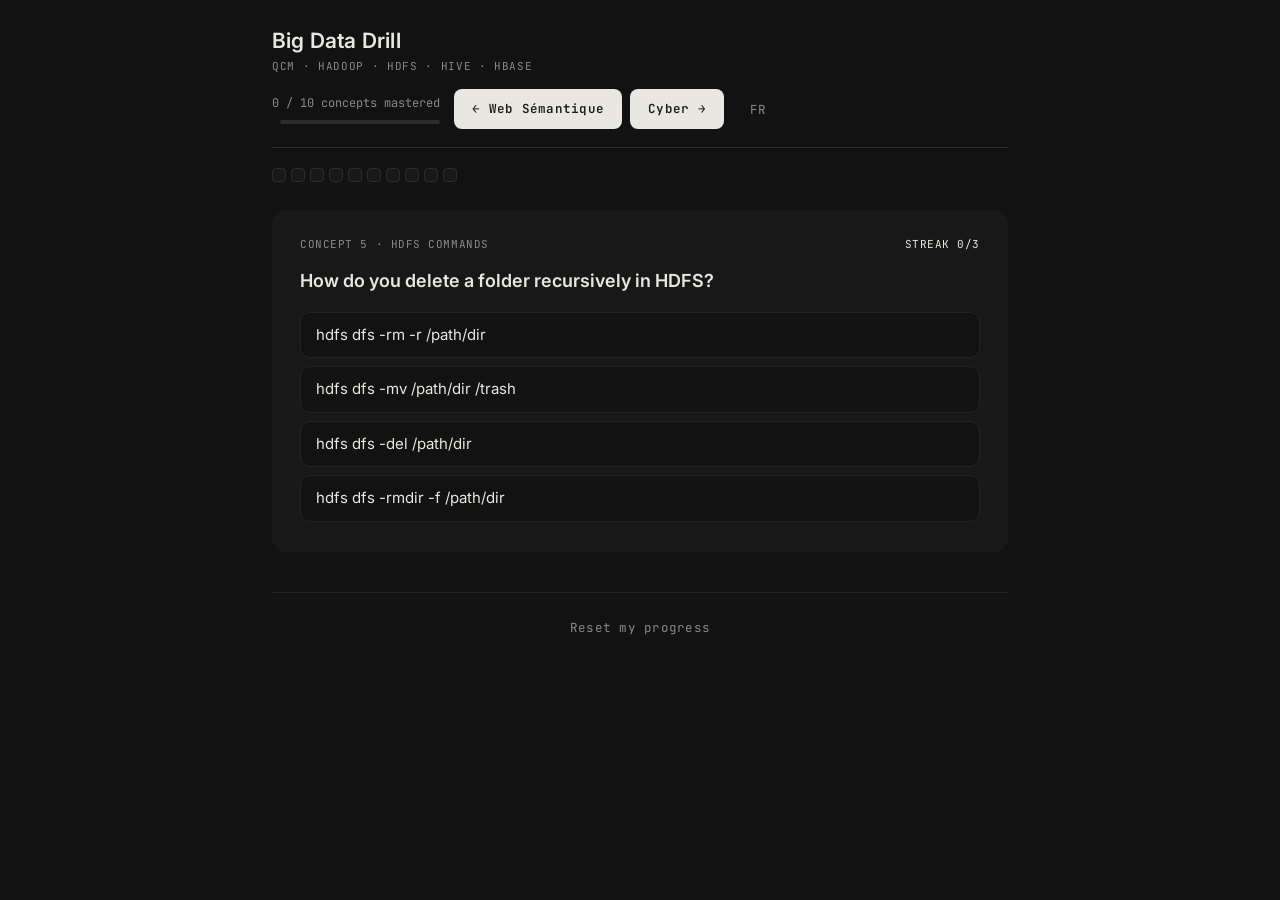
<file: bigdata/index.html>
<!DOCTYPE html>
<html lang="en">
<head>
<meta charset="UTF-8">
<meta name="viewport" content="width=device-width, initial-scale=1">
<title>Big Data Drill — infinite QCM loop</title>
<link rel="icon" href="data:image/svg+xml,<svg xmlns=%22http://www.w3.org/2000/svg%22 viewBox=%220 0 100 100%22><rect width=%22100%22 height=%22100%22 fill=%22black%22/><text x=%2250%25%22 y=%2258%25%22 font-size=%2244%22 fill=%22white%22 text-anchor=%22middle%22 font-family=%22monospace%22>BD</text></svg>">
<link rel="preconnect" href="https://fonts.googleapis.com">
<link rel="preconnect" href="https://fonts.gstatic.com" crossorigin>
<link href="https://fonts.googleapis.com/css2?family=Inter:wght@400;500;600;700&family=JetBrains+Mono:wght@400;600&display=swap" rel="stylesheet">
<link rel="stylesheet" href="style.css">
</head>
<body>

<header class="topbar">
  <div class="brand">
    <div>
      <div class="brand-title">Big Data Drill</div>
      <div class="brand-sub">QCM · Hadoop · HDFS · Hive · HBase</div>
    </div>
  </div>
  <div class="topbar-right">
    <div class="progress-wrap">
      <div class="progress-text" id="progressText">0 / 0</div>
      <div class="progress-bar"><div class="progress-fill" id="progressFill"></div></div>
    </div>
    <nav class="topbar-nav">
      <a class="primary-btn subject-link" href="../">← Web Sémantique</a>
      <a class="primary-btn subject-link" href="../cyber/">Cyber →</a>
      <button id="lang-btn" class="ghost-btn lang-btn">FR</button>
    </nav>
  </div>
</header>

<div id="progress" class="progress" aria-label="Mastery per concept"></div>

<main id="app" class="app">
  <div class="loading">Loading questions…</div>
</main>

<footer class="footer">
  <button id="reset-btn" class="ghost-btn">Reset my progress</button>
</footer>

<script>
window.DRILL_CONFIG = {
  storageKey: "bigdatadrill_v1",
  langKey: "bigdatadrill_lang",
  dataUrl: "data/questions.json"
};
</script>
<script src="app.js"></script>
</body>
</html>
</file>
<file: bigdata/style.css>
/* Big Data Drill — restyled to match the sibling Web Sémantique app:
   off-black/off-white dark monochrome, Inter for body text, JetBrains Mono
   for code/labels, raised rounded cards, thin low-contrast dividers, and the
   same slim progress bar in the topbar. */

:root {
  --ink: #e9e7e2;
  --paper: #121212;
  --paper-raised: #181818;
  --dim: #8a8a86;
  --line: #2c2c2a;
  --line-soft: #232322;
}

* { box-sizing: border-box; }

html, body {
  margin: 0;
  padding: 0;
  background: var(--paper);
  color: var(--ink);
}

body {
  font-family: "Inter", -apple-system, "Segoe UI", Roboto, sans-serif;
  font-size: 15.5px;
  line-height: 1.6;
  max-width: 780px;
  margin: 0 auto;
  padding: 24px 22px 60px;
  -webkit-font-smoothing: antialiased;
}

code, .mono {
  font-family: "JetBrains Mono", ui-monospace, Menlo, Consolas, monospace;
}

/* ---------- header ---------- */

.topbar {
  border-bottom: 1px solid var(--line);
  padding-bottom: 18px;
  margin-bottom: 20px;
  display: flex;
  justify-content: space-between;
  align-items: center;
  flex-wrap: wrap;
  gap: 14px;
}

.brand-title { font-size: 21px; font-weight: 600; letter-spacing: .2px; }
.brand-sub {
  font-family: "JetBrains Mono", monospace;
  font-size: 11px;
  text-transform: uppercase;
  letter-spacing: .06em;
  color: var(--dim);
}

.topbar-right { display: flex; align-items: center; gap: 14px; flex-wrap: wrap; }

.progress-wrap { display: flex; flex-direction: column; align-items: flex-end; gap: 7px; }
.progress-text {
  font-family: "JetBrains Mono", monospace;
  font-size: 12px;
  color: var(--dim);
}
.progress-bar {
  width: 160px;
  height: 4px;
  border-radius: 3px;
  background: var(--line);
  overflow: hidden;
}
.progress-fill {
  height: 100%;
  width: 0%;
  background: var(--ink);
  border-radius: 3px;
  transition: width .3s ease;
}

.lang-btn { min-width: 46px; justify-content: center; }

.topbar-nav {
  display: flex;
  gap: 8px;
  align-items: center;
}

a.ghost-btn, a.primary-btn {
  text-decoration: none;
  display: inline-flex;
  align-items: center;
}

/* ---------- per-concept progress dots ---------- */

.progress {
  display: flex;
  flex-wrap: wrap;
  gap: 5px;
  margin-bottom: 28px;
}

.progress .dot {
  width: 14px;
  height: 14px;
  border-radius: 4px;
  background: var(--paper-raised);
  border: 1px solid var(--line);
  cursor: default;
  position: relative;
}

.progress .dot[data-level="0"] { background: var(--paper-raised); }
.progress .dot[data-level="1"] { background: var(--line); border-color: var(--dim); }
.progress .dot[data-level="2"] { background: var(--ink); border-color: var(--ink); }

.progress .dot:hover::after {
  content: attr(title);
  position: absolute;
  bottom: 130%;
  left: 50%;
  transform: translateX(-50%);
  background: var(--ink);
  color: var(--paper);
  font-family: "JetBrains Mono", monospace;
  font-size: 11px;
  border-radius: 6px;
  padding: 4px 8px;
  white-space: nowrap;
  z-index: 5;
}

/* ---------- question card ---------- */

.app { min-height: 320px; }

.loading { color: var(--dim); font-family: "JetBrains Mono", monospace; font-size: 13px; }

.qcard {
  background: var(--paper-raised);
  border-radius: 14px;
  padding: 26px 28px 22px;
}

.qmeta {
  font-family: "JetBrains Mono", monospace;
  font-size: 11px;
  text-transform: uppercase;
  letter-spacing: .05em;
  color: var(--dim);
  display: flex;
  justify-content: space-between;
  gap: 10px;
  margin-bottom: 14px;
}

.qmeta .streak-flame { color: var(--ink); }

.qprompt {
  font-size: 18px;
  font-weight: 600;
  line-height: 1.45;
  margin: 0 0 18px 0;
}

.qprompt code {
  font-family: "JetBrains Mono", monospace;
  background: var(--paper);
  border-radius: 5px;
  padding: 1px 6px;
  font-size: 15px;
  font-weight: 400;
}

.qhint {
  font-family: "JetBrains Mono", monospace;
  font-size: 11.5px;
  text-transform: uppercase;
  letter-spacing: .05em;
  color: var(--dim);
  margin: -8px 0 12px 0;
}

/* option list (single / multi) */

.options { list-style: none; margin: 0; padding: 0; }

.opt-btn {
  display: block;
  width: 100%;
  text-align: left;
  font-family: "Inter", -apple-system, "Segoe UI", Roboto, sans-serif;
  font-size: 15px;
  line-height: 1.5;
  background: var(--paper);
  color: var(--ink);
  border: 1px solid var(--line-soft);
  border-radius: 10px;
  padding: 11px 15px;
  margin-bottom: 8px;
  cursor: pointer;
  transition: background .12s ease, border-color .12s ease;
}

.opt-btn:hover { background: #1f1f1f; border-color: var(--line); }

.opt-btn.selected {
  background: var(--ink);
  color: var(--paper);
  border-color: var(--ink);
}

.opt-btn.locked-correct {
  background: var(--ink);
  color: var(--paper);
  border-color: var(--ink);
}

.opt-btn.locked-wrong {
  text-decoration: line-through;
  color: var(--dim);
  border-style: dashed;
}

.opt-btn:disabled { cursor: default; }

.opt-check {
  display: inline-block;
  width: 14px;
}

/* ordering UI */

.order-your-seq {
  min-height: 46px;
  border: 1px dashed var(--line);
  border-radius: 10px;
  padding: 8px 10px;
  margin-bottom: 12px;
  display: flex;
  flex-wrap: wrap;
  gap: 6px;
  align-items: center;
}

.order-your-seq .placeholder {
  font-family: "JetBrains Mono", monospace;
  font-size: 12.5px;
  color: var(--dim);
}

.order-chip {
  font-family: "JetBrains Mono", monospace;
  font-size: 12.5px;
  border-radius: 7px;
  background: var(--ink);
  color: var(--paper);
  padding: 4px 9px;
  cursor: pointer;
}

.order-pool { display: flex; flex-direction: column; gap: 8px; margin-bottom: 14px; }

/* action row */

.actions {
  display: flex;
  gap: 10px;
  margin-top: 14px;
}

.primary-btn, .ghost-btn {
  font-family: "JetBrains Mono", monospace;
  font-size: 12.5px;
  letter-spacing: .02em;
  border-radius: 8px;
  border: none;
  padding: 10px 18px;
  cursor: pointer;
  background: var(--paper);
  color: var(--ink);
  transition: background .12s ease, opacity .12s ease;
}

.primary-btn {
  background: var(--ink);
  color: #1a1a1a;
  font-weight: 600;
}

.primary-btn:disabled {
  opacity: 0.35;
  cursor: default;
}

.ghost-btn { color: var(--dim); }
.ghost-btn:hover { background: var(--paper-raised); color: var(--ink); }
.primary-btn:not(:disabled):hover { background: #cfcdc7; }

/* feedback */

.feedback {
  margin-top: 16px;
  padding-top: 14px;
  border-top: 1px solid var(--line-soft);
  font-family: "JetBrains Mono", monospace;
  font-size: 13px;
  display: none;
}

.feedback.show { display: block; }

.feedback .verdict {
  font-weight: 600;
  margin-bottom: 10px;
}

.feedback .verdict.ok::before { content: "[ CORRECT ]"; }
.feedback .verdict.no::before { content: "[ NOT QUITE ]"; }

/* footer */

.footer {
  margin-top: 40px;
  border-top: 1px solid var(--line-soft);
  padding-top: 16px;
  text-align: center;
  font-family: "JetBrains Mono", monospace;
  font-size: 11.5px;
  color: var(--dim);
}

@media (max-width: 480px) {
  body { padding: 18px 14px 50px; }
  .qprompt { font-size: 17px; }
  .progress-bar { width: 120px; }
}
</file>
